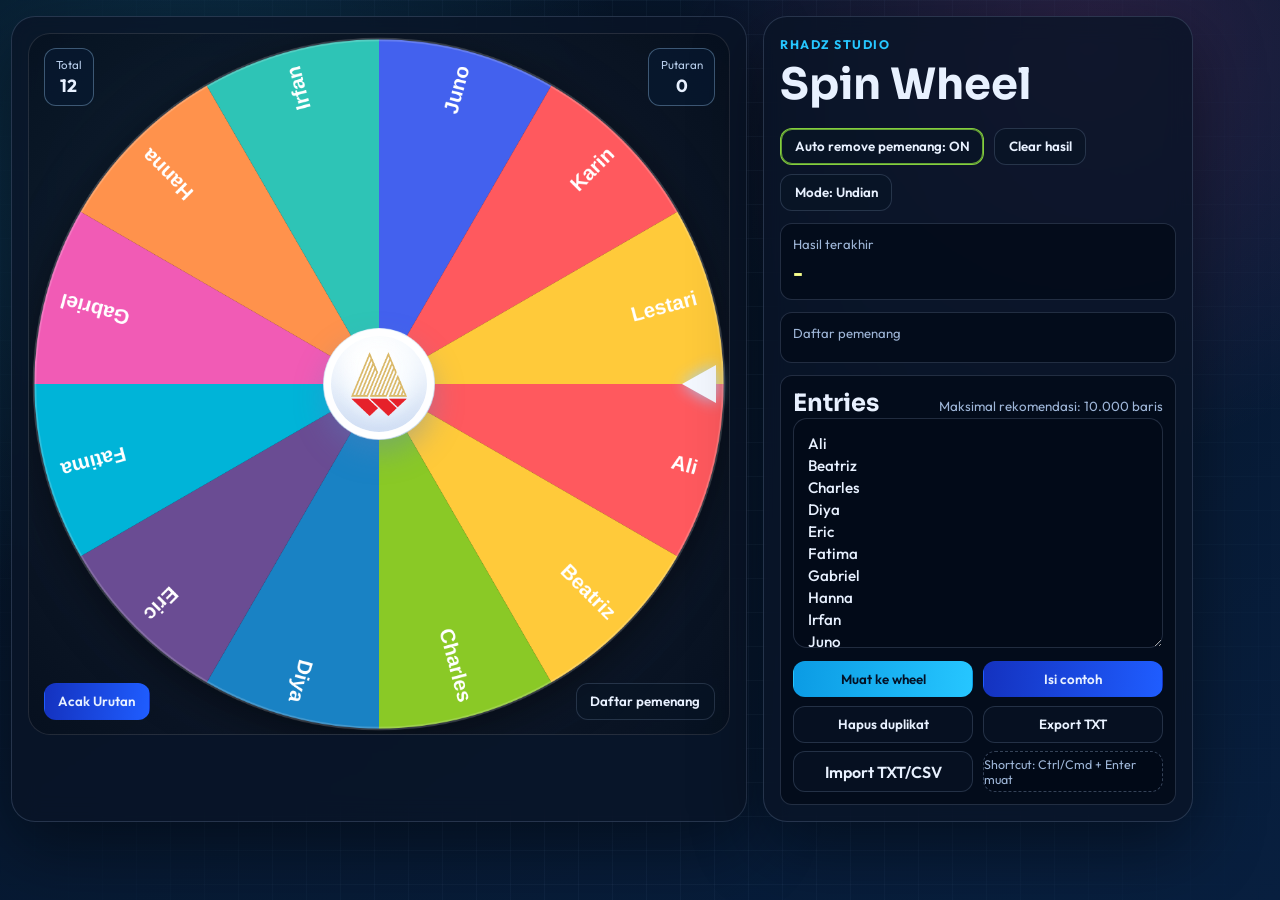
<file: index.html>
﻿<!doctype html>
<html lang="id">
  <head>
    <meta charset="UTF-8" />
    <meta name="viewport" content="width=device-width, initial-scale=1.0" />
    <title>Spin Wheel - Wheel of Names</title>
    <link rel="preconnect" href="https://fonts.googleapis.com" />
    <link rel="preconnect" href="https://fonts.gstatic.com" crossorigin />
    <link href="https://fonts.googleapis.com/css2?family=Outfit:wght@400;500;600;700;800&family=Sora:wght@500;600;700&display=swap" rel="stylesheet" />
    <link rel="stylesheet" href="./styles.css" />
  </head>
  <body>
    <div class="bg-grid"></div>
    <canvas id="confettiCanvas" aria-hidden="true"></canvas>

    <main class="app-shell">
      <section class="layout-grid">
        <section class="wheel-column">
          <div class="wheel-card card">
            <div class="wheel-stage">
              <div id="entryStat" class="wheel-stat wheel-stat-left">
                <span>Total</span>
                <strong id="entryCount">0</strong>
              </div>
              <div id="spinStat" class="wheel-stat wheel-stat-right">
                <span>Putaran</span>
                <strong id="spinCount">0</strong>
              </div>
              <div id="wheelPointer" class="pointer" aria-hidden="true"></div>
              <canvas id="wheelCanvas" width="1024" height="1024" aria-label="Roulette wheel"></canvas>
              <button id="spinButton" class="spin-btn" type="button">
                <img src="./icon-Bank-WM.png" alt="Spin" class="spin-logo" />
              </button>
              <button id="shuffleButton" class="btn secondary wheel-corner left" type="button">Acak Urutan</button>
              <button id="historyModalOpenButton" class="btn ghost wheel-corner right" type="button">Daftar pemenang</button>

              <div id="winnerModal" class="winner-modal" role="dialog" aria-modal="true" aria-labelledby="winnerModalTitle" aria-hidden="true">
                <div class="winner-card">
                  <p id="winnerModalChip" class="winner-chip">Pemenang</p>
                  <h3 id="winnerModalTitle">Selamat!</h3>
                  <p id="winnerModalName" class="winner-name">-</p>
                  <div class="winner-actions">
                    <button id="winnerRemoveButton" class="btn ghost" type="button">Remove pemenang</button>
                    <button id="winnerModalClose" class="btn primary" type="button">Tutup</button>
                  </div>
                </div>
              </div>

              <div id="historyModal" class="winner-modal" role="dialog" aria-modal="true" aria-labelledby="historyModalTitle" aria-hidden="true">
                <div class="winner-card history-modal-card">
                  <h3 id="historyModalTitle">Daftar pemenang</h3>
                  <ol id="winnerHistoryModal" class="history-list-modal"></ol>
                  <button id="manualWinnerAddButton" class="history-add-plus" type="button" aria-label="Tambah pemenang manual">+</button>
                  <button id="historyModalClose" class="btn primary" type="button">Tutup</button>
                </div>
              </div>
            </div>
          </div>
        </section>

        <aside class="side-card card">
          <div class="title-row">
            <div>
              <a class="eyebrow link-eyebrow" href="https://studio.rhadzor.id/apps" target="_blank" rel="noopener noreferrer">RHADZ STUDIO</a>
              <h1>Spin Wheel</h1>
            </div>
          </div>

          <div class="wheel-actions">
            <button id="removeWinnerToggle" class="btn ghost" type="button" aria-pressed="true">Auto remove pemenang: ON</button>
            <button id="clearResultsButton" class="btn ghost" type="button">Clear hasil</button>
            <button id="modeToggleButton" class="btn ghost" type="button">Mode: Undian</button>
          </div>

          <div class="result-panel" aria-live="polite">
            <p class="result-label">Hasil terakhir</p>
            <p id="lastWinner" class="result-value">-</p>
          </div>

          <div class="history-panel">
            <p id="sideHistoryTitle">Daftar pemenang</p>
            <ol id="winnerHistory"></ol>
          </div>

          <div class="entries-panel">
            <div class="input-head">
              <h2>Entries</h2>
              <small id="capacityHint">Maksimal rekomendasi: 10.000 baris</small>
            </div>
            <textarea id="entriesInput" placeholder="Satu nama per baris...&#10;Contoh:&#10;Ali&#10;Beatriz&#10;Charles"></textarea>
            <div class="control-row">
              <button id="loadEntriesButton" class="btn primary" type="button">Muat ke wheel</button>
              <button id="sampleButton" class="btn secondary" type="button">Isi contoh</button>
            </div>
            <div class="control-row">
              <button id="dedupeButton" class="btn ghost" type="button">Hapus duplikat</button>
              <button id="exportButton" class="btn ghost" type="button">Export TXT</button>
            </div>
            <div class="control-row">
              <label class="file-btn btn ghost" for="importFileInput">Import TXT/CSV</label>
              <input id="importFileInput" type="file" accept=".txt,.csv,text/plain" />
              <p class="shortcut-hint">Shortcut: Ctrl/Cmd + Enter muat</p>
            </div>
          </div>
        </aside>
      </section>
    </main>

    <script src="./app.js"></script>
  </body>
</html>
</file>
<file: styles.css>
﻿:root {
  --bg-base: #061324;
  --bg-accent: #081f3f;
  --card: rgba(9, 20, 38, 0.78);
  --line: rgba(183, 214, 255, 0.17);
  --text: #e8f1ff;
  --muted: #9eb6d8;
  --cyan: #26c6ff;
  --shadow: 0 24px 70px rgba(0, 0, 0, 0.45);
}

* { box-sizing: border-box; }

html, body {
  margin: 0;
  min-height: 100%;
}

body {
  color: var(--text);
  font-family: "Outfit", sans-serif;
  background:
    radial-gradient(circle at 15% 20%, rgba(38, 198, 255, 0.18), transparent 35%),
    radial-gradient(circle at 85% 5%, rgba(255, 90, 200, 0.14), transparent 30%),
    linear-gradient(150deg, var(--bg-base), var(--bg-accent));
  overflow-x: hidden;
}

.bg-grid {
  pointer-events: none;
  position: fixed;
  inset: 0;
  background-image:
    linear-gradient(rgba(166, 210, 255, 0.06) 1px, transparent 1px),
    linear-gradient(90deg, rgba(166, 210, 255, 0.06) 1px, transparent 1px);
  background-size: 34px 34px;
  mask-image: radial-gradient(circle at center, black 42%, transparent 100%);
}

#confettiCanvas {
  position: fixed;
  inset: 0;
  pointer-events: none;
  z-index: 60;
}

.app-shell {
  width: min(1380px, 100% - 1.4rem);
  margin: 1rem auto 1.6rem;
  position: relative;
  z-index: 1;
}

.layout-grid {
  display: grid;
  grid-template-columns: 1.15fr 0.85fr;
  gap: 1rem;
}

.card {
  background: var(--card);
  border: 1px solid var(--line);
  border-radius: 24px;
  backdrop-filter: blur(12px);
  box-shadow: var(--shadow);
}

.wheel-column {
  display: grid;
  gap: 0.8rem;
}

.wheel-card {
  padding: 1rem;
}

.wheel-stage {
  position: relative;
  display: grid;
  place-items: center;
  border-radius: 22px;
  background: radial-gradient(circle at center, rgba(255, 255, 255, 0.08), rgba(0, 0, 0, 0.2));
  border: 1px solid rgba(255, 255, 255, 0.11);
  min-height: 560px;
  overflow: hidden;
}

.wheel-stat {
  position: absolute;
  top: 0.9rem;
  z-index: 9;
  background: rgba(8, 25, 48, 0.8);
  border: 1px solid rgba(164, 214, 255, 0.34);
  border-radius: 12px;
  padding: 0.45rem 0.7rem;
  text-align: center;
}

.wheel-stat span {
  display: block;
  font-size: 0.72rem;
  color: #b8ceeb;
}

.wheel-stat strong {
  display: block;
  margin-top: 0.18rem;
  font-size: 1.1rem;
}

.wheel-stat-left {
  left: 0.9rem;
}

.wheel-stat-right {
  right: 0.9rem;
}

.pointer {
  position: absolute;
  right: 0.85rem;
  top: 50%;
  width: 0;
  height: 0;
  border-right: 34px solid #f4f8ff;
  border-top: 19px solid transparent;
  border-bottom: 19px solid transparent;
  transform: translateY(-50%);
  transform-origin: 100% 50%;
  filter: drop-shadow(0 0 8px rgba(160, 211, 255, 0.96));
  z-index: 7;
}

.pointer.ticking { animation: pointerTick 90ms ease-out 1; }

@keyframes pointerTick {
  0% { transform: translateY(-50%) rotate(0deg); }
  50% { transform: translateY(-50%) rotate(-9deg); }
  100% { transform: translateY(-50%) rotate(0deg); }
}

#wheelCanvas {
  width: min(86vw, 700px);
  height: auto;
  border-radius: 50%;
  transition: transform 0.08s linear;
  filter: drop-shadow(0 10px 22px rgba(0, 0, 0, 0.5));
  z-index: 2;
}

.spin-btn {
  position: absolute;
  width: 110px;
  aspect-ratio: 1;
  border-radius: 999px;
  border: 7px solid rgba(255, 255, 255, 0.95);
  font-family: "Sora", sans-serif;
  letter-spacing: 0.06em;
  font-size: 1.05rem;
  font-weight: 700;
  color: #022;
  cursor: pointer;
  background:
    radial-gradient(circle at 30% 23%, rgba(255, 255, 255, 0.96), rgba(255, 255, 255, 0.32) 25%, transparent 44%),
    radial-gradient(circle at 50% 30%, #ffffff 0%, #f6fbff 55%, #e3edfc 100%);
  box-shadow:
    inset 0 12px 18px rgba(255, 255, 255, 0.46),
    inset 0 -16px 24px rgba(131, 163, 220, 0.28),
    0 14px 30px rgba(90, 130, 190, 0.38);
  transition: transform 0.15s ease, box-shadow 0.2s ease;
  z-index: 8;
  display: grid;
  place-items: center;
}

.spin-btn:hover:not(:disabled) {
  transform: scale(1.05);
  box-shadow:
    inset 0 12px 18px rgba(255, 255, 255, 0.56),
    inset 0 -16px 24px rgba(131, 163, 220, 0.36),
    0 16px 30px rgba(112, 154, 220, 0.45);
}

.spin-btn:active,
.spin-btn:focus,
.spin-btn:focus-visible {
  outline: none;
  box-shadow:
    inset 0 0 0 1px rgba(255, 255, 255, 0.8),
    0 10px 24px rgba(112, 154, 220, 0.36);
}

.spin-btn:disabled { opacity: 1; cursor: not-allowed; filter: saturate(0.95); }

.wheel-corner {
  position: absolute;
  bottom: 0.9rem;
  z-index: 9;
}

.wheel-corner.left {
  left: 0.9rem;
}

.wheel-corner.right {
  right: 0.9rem;
}

.spin-logo {
  width: 56px;
  max-width: 70%;
  height: auto;
  object-fit: contain;
}

.wheel-actions {
  display: flex;
  flex-wrap: wrap;
  gap: 0.6rem;
  justify-content: flex-start;
  align-items: center;
}

.btn {
  border: 1px solid var(--line);
  border-radius: 12px;
  padding: 0.58rem 0.85rem;
  color: var(--text);
  background: rgba(9, 20, 38, 0.6);
  font-family: inherit;
  font-weight: 600;
  cursor: pointer;
}

.btn.primary { background: linear-gradient(95deg, #0b9be4, #26c6ff); color: #031126; border-color: transparent; }
.btn.secondary { background: linear-gradient(95deg, #1432bf, #1f5dff); border-color: transparent; }
.btn.ghost[aria-pressed="true"] { border-color: rgba(164, 255, 68, 0.8); box-shadow: inset 0 0 0 1px rgba(164, 255, 68, 0.6); }

.side-card {
  padding: 1rem;
  display: flex;
  flex-direction: column;
  gap: 0.75rem;
}

.title-row {
  display: flex;
  justify-content: space-between;
  align-items: flex-start;
  gap: 0.8rem;
}

.eyebrow {
  margin: 0;
  text-transform: uppercase;
  letter-spacing: 0.12em;
  color: var(--cyan);
  font-size: 0.78rem;
  font-weight: 700;
}

.link-eyebrow { text-decoration: none; }
.link-eyebrow:hover { text-decoration: underline; }

h1 {
  margin: 0.25rem 0;
  font-family: "Sora", sans-serif;
  font-size: clamp(2rem, 4vw, 2.7rem);
}

.result-panel,
.history-panel,
.entries-panel {
  border: 1px solid var(--line);
  background: rgba(3, 11, 26, 0.8);
  border-radius: 12px;
  padding: 0.75rem;
}

.result-label,
.history-panel p { margin: 0; color: var(--muted); font-size: 0.82rem; }

.result-value {
  margin: 0.42rem 0 0;
  font-size: 1.35rem;
  font-weight: 700;
  min-height: 1.8rem;
  color: #f7ff8d;
}

#winnerHistory {
  margin: 0.55rem 0 0;
  padding-left: 1.1rem;
  display: grid;
  gap: 0.35rem;
  max-height: 300px;
  overflow: auto;
}

#winnerHistory li { color: #e4ecff; }

#winnerHistory li.manual,
.history-list-modal li.manual {
  color: #f9e48d;
}

.input-head { display: flex; justify-content: space-between; align-items: baseline; gap: 0.5rem; }
.input-head h2 { margin: 0; font-family: "Sora", sans-serif; }
.input-head small { color: var(--muted); }

#entriesInput {
  width: 100%;
  min-height: 230px;
  resize: vertical;
  border-radius: 14px;
  border: 1px solid var(--line);
  outline: none;
  padding: 0.85rem;
  font: 500 0.95rem/1.45 "Outfit", sans-serif;
  color: var(--text);
  background: rgba(3, 10, 25, 0.82);
}

#entriesInput:focus { border-color: rgba(38, 198, 255, 0.72); box-shadow: 0 0 0 3px rgba(38, 198, 255, 0.2); }

.control-row {
  display: grid;
  grid-template-columns: repeat(2, minmax(0, 1fr));
  gap: 0.6rem;
  margin-top: 0.55rem;
}

#importFileInput { display: none; }
.file-btn { display: grid; place-items: center; text-align: center; }

.shortcut-hint {
  margin: 0;
  display: grid;
  place-items: center;
  color: var(--muted);
  font-size: 0.78rem;
  border-radius: 12px;
  border: 1px dashed rgba(183, 214, 255, 0.28);
  background: rgba(2, 8, 20, 0.45);
}

.result-flash { animation: resultPulse 560ms ease-out; }

@keyframes resultPulse {
  0% { transform: scale(0.94); text-shadow: 0 0 0 rgba(247, 255, 141, 0.1); }
  45% { transform: scale(1.08); text-shadow: 0 0 24px rgba(247, 255, 141, 0.68); }
  100% { transform: scale(1); text-shadow: 0 0 0 rgba(247, 255, 141, 0.1); }
}

.winner-modal {
  position: absolute;
  inset: 0;
  display: grid;
  place-items: center;
  background: rgba(1, 5, 15, 0.56);
  backdrop-filter: blur(2px);
  opacity: 0;
  visibility: hidden;
  transition: opacity 0.24s ease;
  z-index: 10;
}

.winner-modal.open { opacity: 1; visibility: visible; }

.winner-card {
  width: min(420px, calc(100% - 1.2rem));
  border-radius: 20px;
  border: 1px solid rgba(188, 216, 255, 0.28);
  background: linear-gradient(170deg, rgba(10, 26, 52, 0.96), rgba(6, 18, 38, 0.96));
  box-shadow: 0 30px 80px rgba(0, 0, 0, 0.55);
  padding: 1.1rem;
  text-align: center;
}

.winner-chip { margin: 0; color: #9ac5ff; letter-spacing: 0.12em; text-transform: uppercase; font-size: 0.72rem; }
.winner-card h3 { margin: 0.3rem 0 0; font-family: "Sora", sans-serif; font-size: 1.5rem; }
.winner-name { margin: 0.42rem 0 1rem; color: #f7ff8d; font-size: 1.75rem; font-weight: 800; }

.winner-actions {
  display: flex;
  justify-content: center;
  gap: 0.55rem;
}

.history-modal-card {
  width: min(470px, calc(100% - 1.2rem));
}

.history-modal-card h3 {
  font-size: 2.05rem;
}

.history-list-modal {
  margin: 0.7rem auto 0.9rem;
  width: min(400px, 88%);
  padding-left: 0;
  display: grid;
  gap: 0.44rem;
  max-height: 330px;
  overflow: auto;
  text-align: left;
  list-style: none;
  counter-reset: history-item;
  transform: translateX(26px);
}

.history-list-modal li {
  counter-increment: history-item;
  display: flex;
  align-items: center;
  gap: 0.3rem;
  font-size: 1.16rem;
  line-height: 1.3;
  cursor: pointer;
}

.history-list-modal li::before {
  content: counter(history-item) ".";
  color: #b8ceeb;
  min-width: 0.92rem;
  text-align: right;
}

.history-item-name {
  flex: 1;
  min-width: 0;
  overflow-wrap: anywhere;
}

.history-add-plus {
  display: block;
  margin: -0.35rem 0 0.85rem 1.1rem;
  border: 0;
  background: transparent;
  color: #9ac5ff;
  font-family: "Sora", sans-serif;
  font-size: 1.25rem;
  line-height: 1;
  font-weight: 700;
  cursor: pointer;
  padding: 0.1rem 0.18rem;
}

.history-add-plus:hover {
  color: #d9ecff;
}

@media (max-width: 1080px) {
  .layout-grid { grid-template-columns: 1fr; }
  .wheel-stage { min-height: 460px; }
  .title-row { flex-direction: column; }
}

@media (max-width: 720px) {
  .wheel-stage { min-height: 390px; }
  .spin-btn { width: 92px; border-width: 6px; font-size: 0.92rem; }
  .wheel-corner {
    bottom: 0.55rem;
  }
  .wheel-corner.left {
    left: 0.55rem;
  }
  .wheel-corner.right {
    right: 0.55rem;
  }
  .wheel-stat {
    top: 0.55rem;
    padding: 0.35rem 0.56rem;
  }
  .wheel-stat-left {
    left: 0.55rem;
  }
  .wheel-stat-right {
    right: 0.55rem;
  }
  .pointer {
    right: 0.45rem;
    border-right-width: 26px;
    border-top-width: 15px;
    border-bottom-width: 15px;
  }
  #entriesInput { min-height: 180px; }
}
</file>
